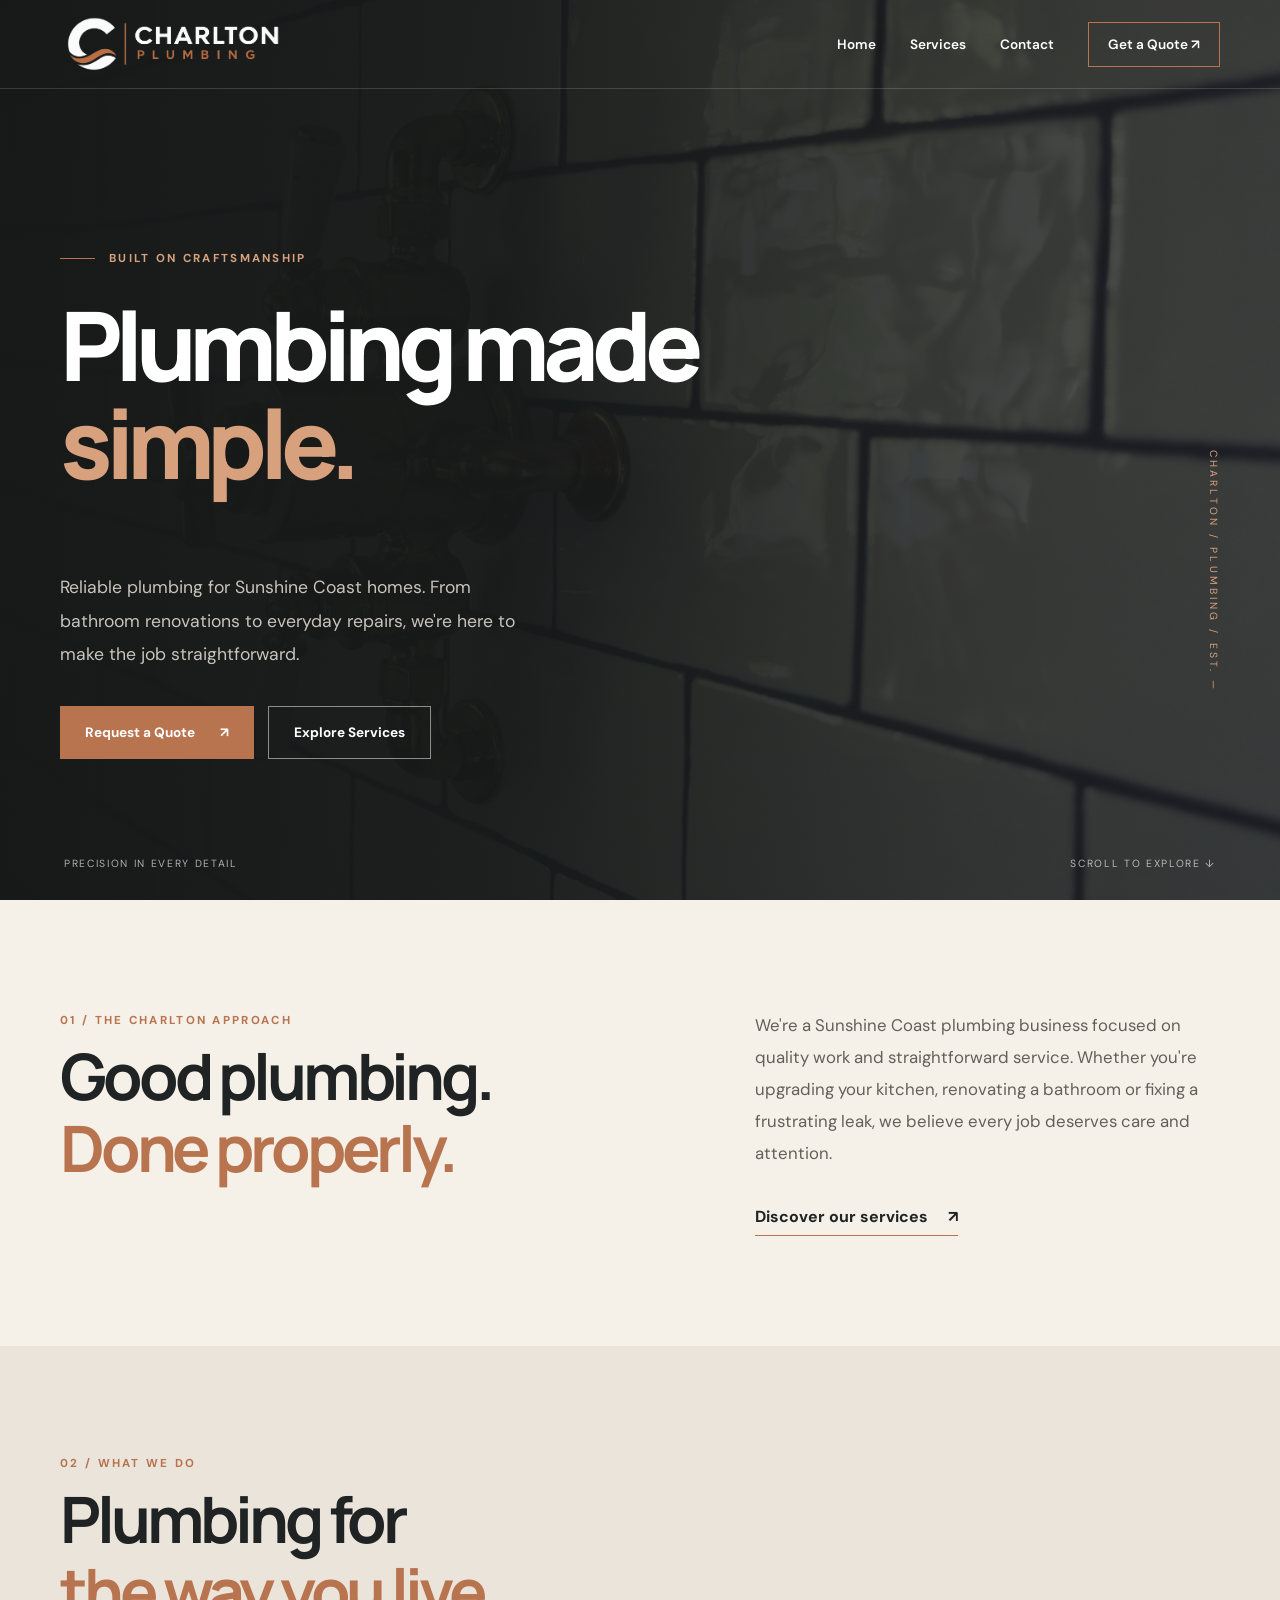
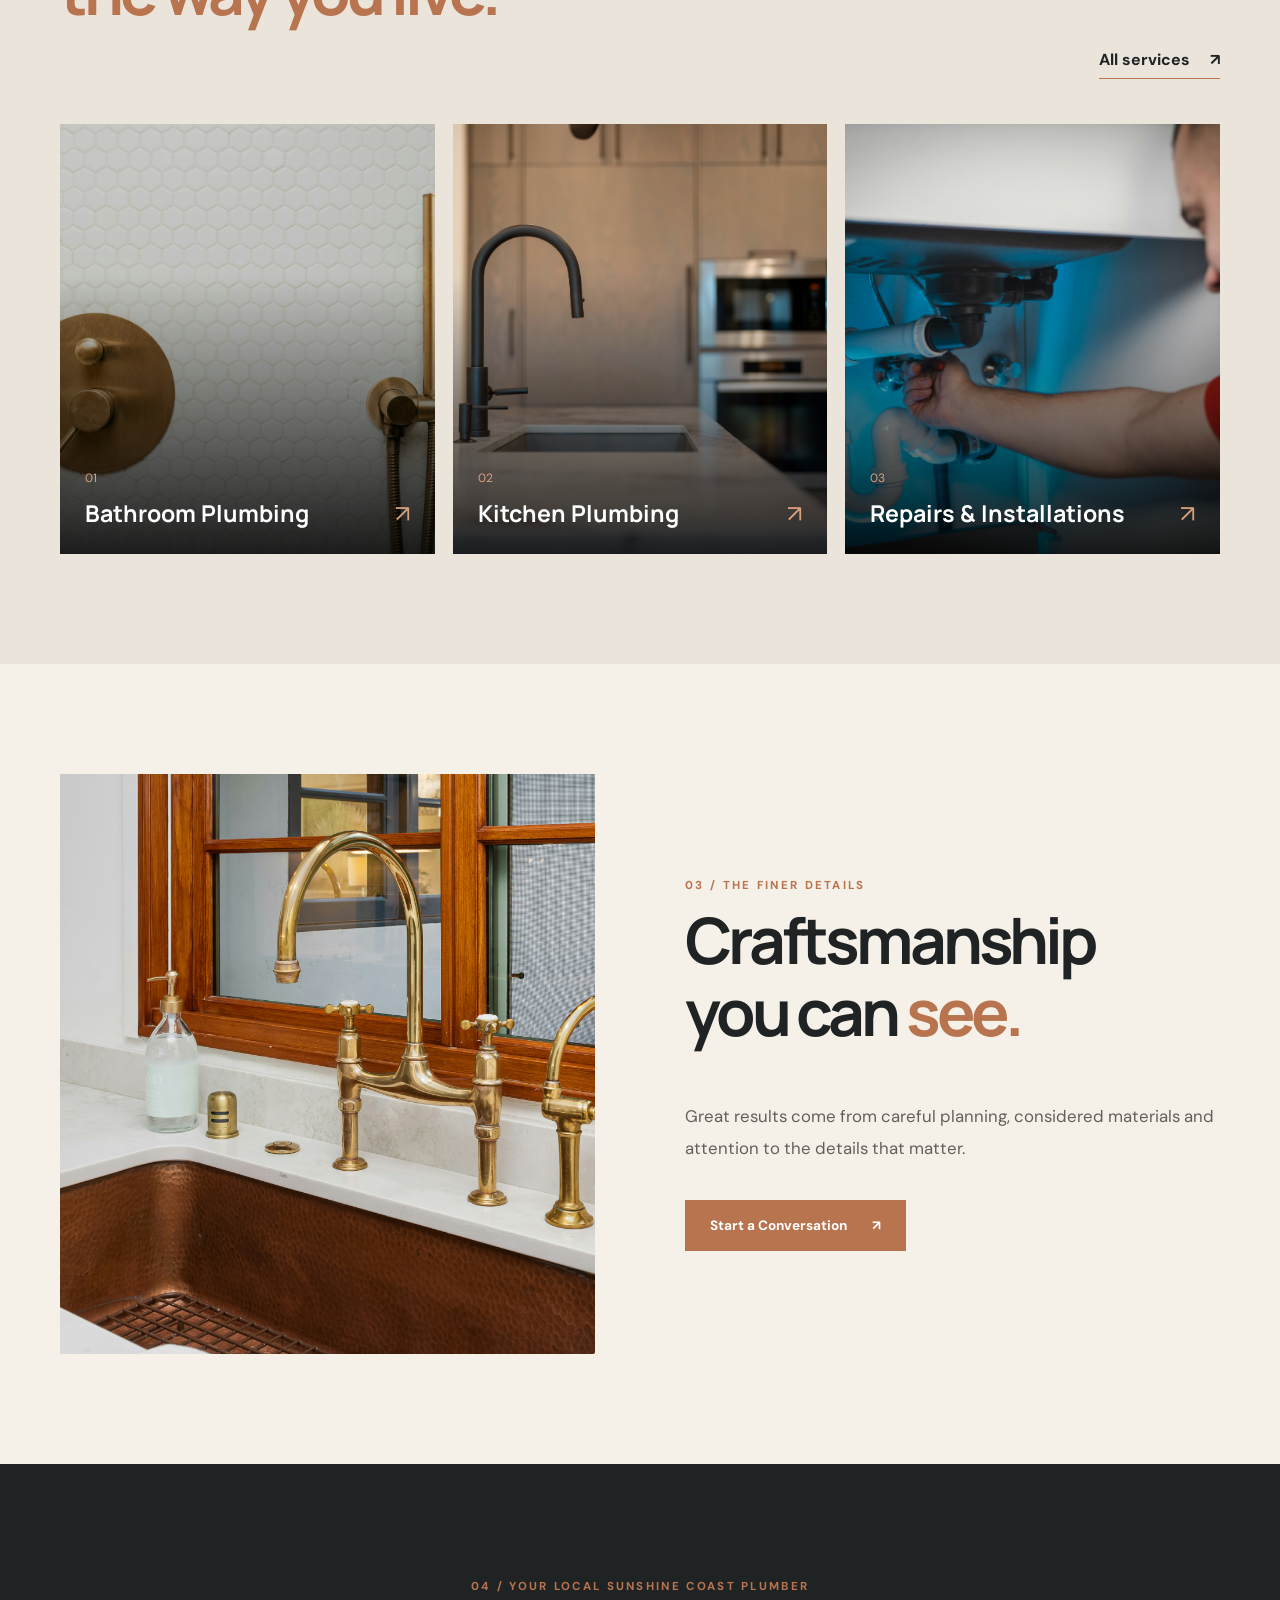
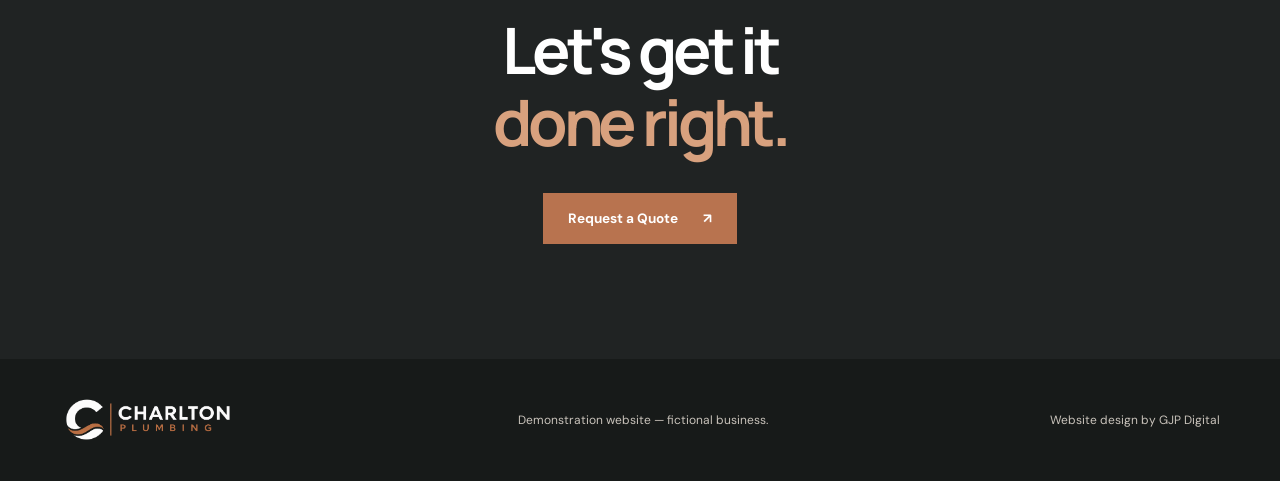
<file: index.html>
<!DOCTYPE html>
<html lang="en-AU">
<head>
  <meta charset="UTF-8">
  <meta name="viewport" content="width=device-width, initial-scale=1.0">

  <title>Charlton Plumbing | Plumbing Services</title>
  <meta name="description" content="Explore Charlton Plumbing, a demonstration website showcasing professional plumbing services and custom website design.">

  <link rel="preconnect" href="https://fonts.googleapis.com">
  <link rel="preconnect" href="https://fonts.gstatic.com" crossorigin>
  <link href="https://fonts.googleapis.com/css2?family=DM+Sans:wght@400;500;600;700&family=Manrope:wght@400;500;600;700;800&display=swap" rel="stylesheet">

<link rel="icon" type="image/png" href="images/charlton-plumbing-icon.png">

  <link rel="stylesheet" href="css/style.css">
  <script src="js/script.js" defer></script>
</head>

<body>
  <header class="site-header">
    <div class="container header-inner">
      
<a href="index.html" class="brand" aria-label="Charlton Plumbing homepage">
  <img
    src="images/charlton-plumbing-logo-light.png"
    alt="Charlton Plumbing"
    class="brand-logo"
  >
</a>


      <button class="menu-toggle" type="button"
        aria-label="Toggle navigation"
        aria-controls="main-navigation"
        aria-expanded="false">
        <span></span><span></span><span></span>
      </button>

      <nav id="main-navigation" class="main-nav" aria-label="Main navigation">
        <a href="index.html" aria-current="page">Home</a>
        <a href="services.html">Services</a>
        <a href="contact.html">Contact</a>
        <a href="contact.html" class="nav-cta">
          Get a Quote <span aria-hidden="true">↗</span>
        </a>
      </nav>
    </div>
  </header>

  <main>

    <!-- HERO SECTION -->
    <section class="hero">
      <div class="hero-photo" aria-hidden="true"></div>
      <div class="hero-overlay" aria-hidden="true"></div>

      <div class="container hero-inner">
        <div class="hero-content">
          <p class="eyebrow">
            <span class="eyebrow-line"></span>
            BUILT ON CRAFTSMANSHIP
          </p>

          
<h1>
  <span id="hero-heading">Plumbing with</span>
  <em id="hero-highlight">precision.</em>
</h1>


          

<p class="hero-description" id="hero-description">
  Reliable plumbing for Sunshine Coast homes.
  From bathroom renovations to everyday repairs,
  we're here to make the job straightforward.
</p>



          <div class="hero-actions">
            <a href="contact.html" class="button button-copper">
              Request a Quote <span aria-hidden="true">↗</span>
            </a>
            <a href="services.html" class="button button-outline">
              Explore Services
            </a>
          </div>
        </div>

        <div class="hero-side-label" aria-hidden="true">
          CHARLTON / PLUMBING / EST. —
        </div>
      </div>

      <div class="hero-bottom">
        <span>PRECISION IN EVERY DETAIL</span>
        <span>SCROLL TO EXPLORE ↓</span>
      </div>
    </section>

    <!-- INTRODUCTION SECTION -->
    <section class="intro section-padding">
      <div class="container intro-grid">
        <div>
          <p class="section-label">
            01 / THE CHARLTON APPROACH
          </p>

          <h2>
            Good plumbing.<br>
            <em>Done properly.</em>
          </h2>
        </div>

        <div class="intro-copy">
          
<p>
  We're a Sunshine Coast plumbing business focused
  on quality work and straightforward service.
  Whether you're upgrading your kitchen, renovating
  a bathroom or fixing a frustrating leak, we believe
  every job deserves care and attention.
</p>


          <a href="services.html" class="text-link">
            Discover our services <span aria-hidden="true">↗</span>
          </a>
        </div>
      </div>
    </section>

    <!-- SERVICES PREVIEW SECTION -->
    <section class="services-preview section-padding">
      <div class="container">
        <div class="section-heading">
          <div>
            <p class="section-label">
              02 / WHAT WE DO
            </p>

            
<h2>
  Plumbing for<br>
  <em>the way you live.</em>
</h2>

          </div>

          <a href="services.html" class="text-link">
            All services <span aria-hidden="true">↗</span>
          </a>
        </div>

        <div class="service-grid">

          <a class="service-card" href="services.html">
            <img
              src="images/brass-shower.jpg"
              alt="Brass shower fittings on tiled wall"
              loading="lazy"
            >

            <div class="service-card-content">
              <span>01</span>
              <h3>Bathroom Plumbing</h3>
              <span class="card-arrow" aria-hidden="true">↗</span>
            </div>
          </a>

          <a class="service-card" href="services.html">
            <img
              src="images/modern-kitchen.jpg"
              alt="Modern kitchen sink and tap"
              loading="lazy"
            >

            <div class="service-card-content">
              <span>02</span>
              <h3>Kitchen Plumbing</h3>
              <span class="card-arrow" aria-hidden="true">↗</span>
            </div>
          </a>

          <a class="service-card" href="services.html">
            <img
              src="images/bathroom-installation.jpg"
              alt="Plumbing installation work in a bathroom"
              loading="lazy"
            >

            <div class="service-card-content">
              <span>03</span>
              <h3>Repairs &amp; Installations</h3>
              <span class="card-arrow" aria-hidden="true">↗</span>
            </div>
          </a>

        </div>
      </div>
    </section>

    <!-- CRAFTSMANSHIP SECTION -->
    <section class="feature section-padding">
      <div class="container feature-grid">

        <div class="feature-image">
          <img
            src="images/copper-kitchen-sink.jpg"
            alt="Copper kitchen sink with brass tap"
            loading="lazy"
          >
        </div>

        <div class="feature-copy">
          <p class="section-label">
            03 / THE FINER DETAILS
          </p>

          <h2>
            Craftsmanship<br>
            you can <em>see.</em>
          </h2>

          <p>
            Great results come from careful planning, considered
            materials and attention to the details that matter.
          </p>

          <a href="contact.html" class="button button-copper">
            Start a Conversation <span aria-hidden="true">↗</span>
          </a>
        </div>

      </div>
    </section>

    <!-- CONTACT CALL TO ACTION -->
    <section class="contact-banner">
      <div class="container">
        
<p class="section-label">
  04 / YOUR LOCAL SUNSHINE COAST PLUMBER
</p>


        <h2>
          Let's get it<br>
          <em>done right.</em>
        </h2>

        <a href="contact.html" class="button button-copper">
          Request a Quote <span aria-hidden="true">↗</span>
        </a>
      </div>
    </section>

  </main>

  <!-- FOOTER -->
  <footer class="site-footer">
    <div class="container footer-inner">
      
<img
  src="images/charlton-plumbing-logo-light.png"
  alt="Charlton Plumbing"
  class="footer-logo"
>


      <span>Demonstration website — fictional business.</span>

      <span>Website design by GJP Digital</span>
    </div>
  </footer>

</body>
</html>
</file>
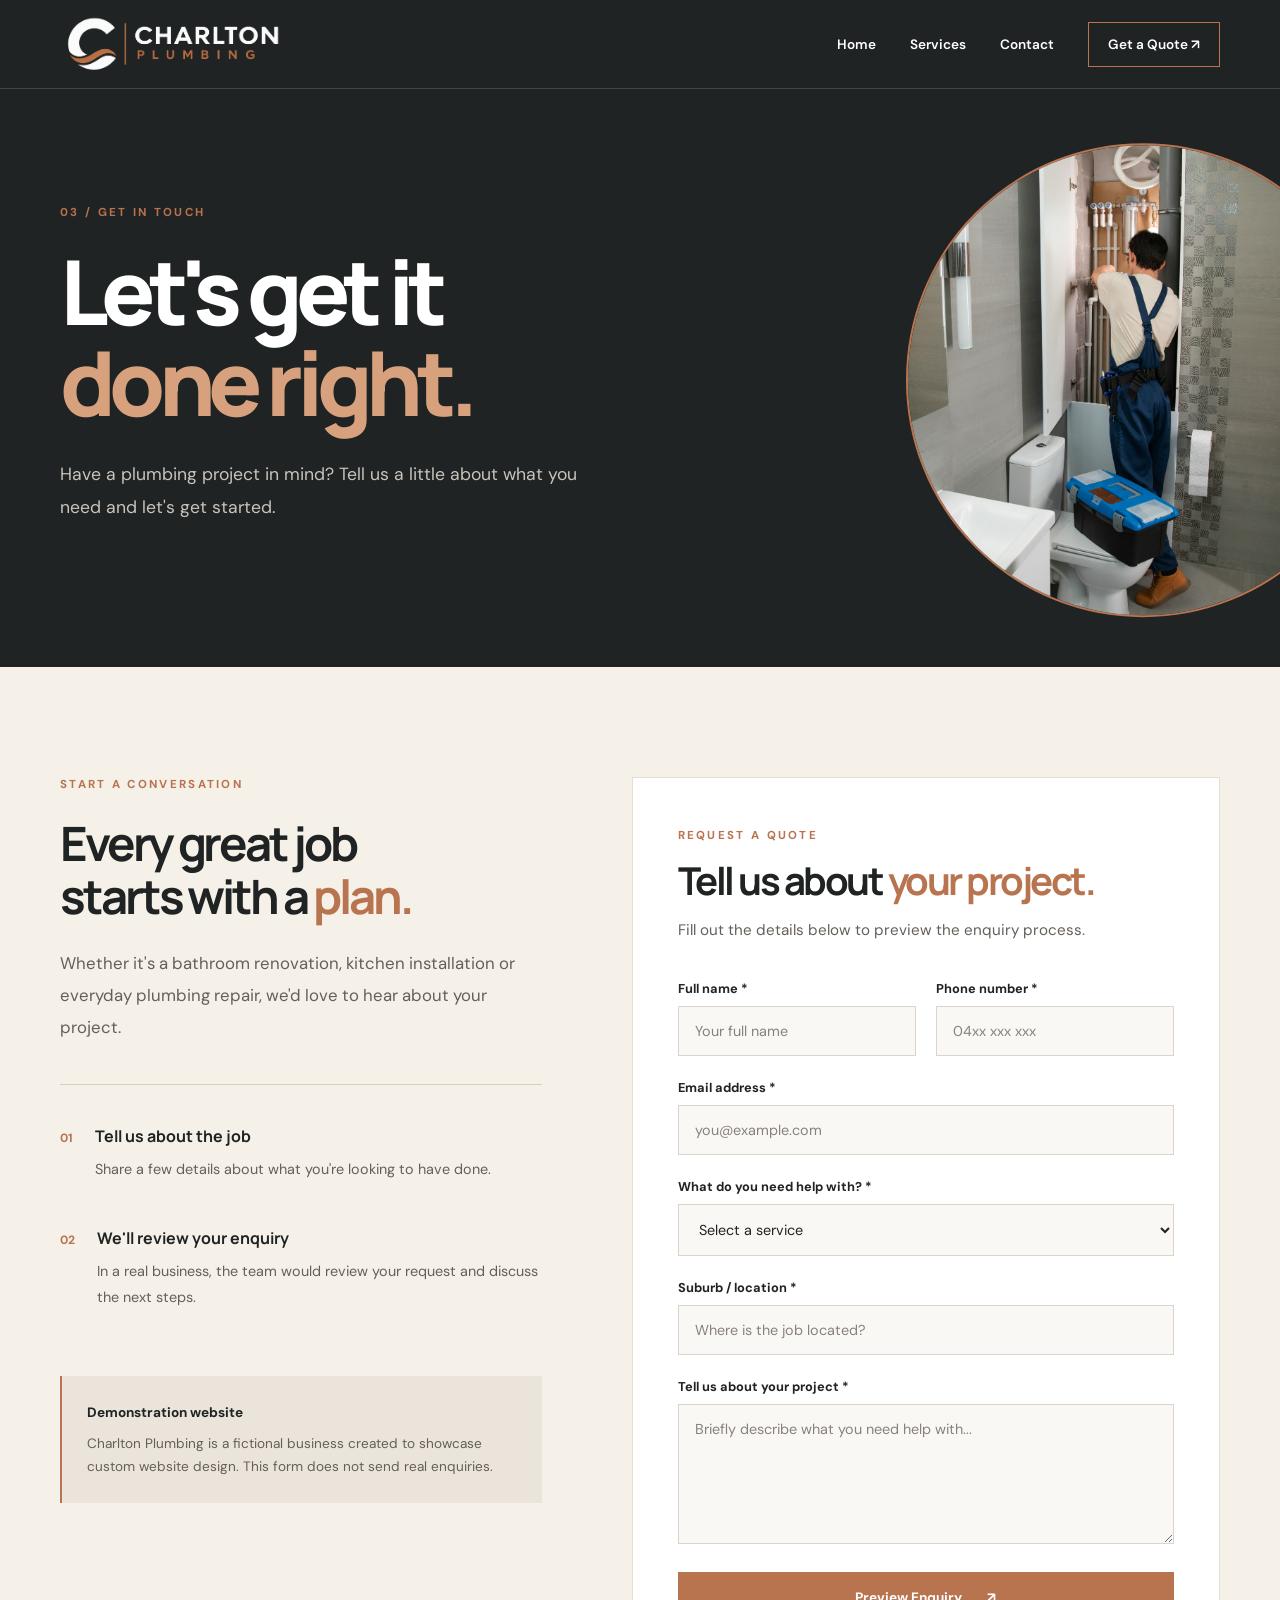
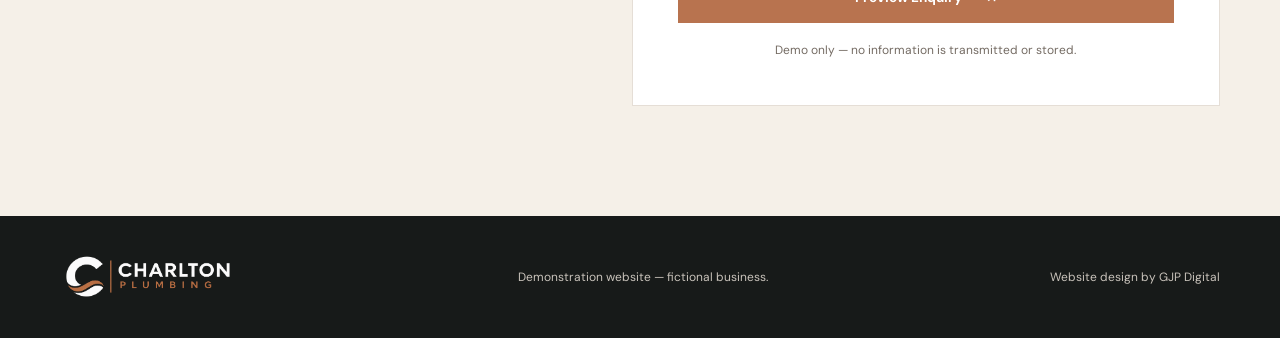
<file: contact.html>
<!DOCTYPE html>
<html lang="en-AU">
<head>
  <meta charset="UTF-8">
  <meta name="viewport" content="width=device-width, initial-scale=1.0">

  <title>Contact | Charlton Plumbing</title>
  <meta name="description" content="Explore the contact and quote request page for Charlton Plumbing, a fictional plumbing business demonstration website.">

  <link rel="preconnect" href="https://fonts.googleapis.com">
  <link rel="preconnect" href="https://fonts.gstatic.com" crossorigin>
  <link href="https://fonts.googleapis.com/css2?family=DM+Sans:wght@400;500;600;700&family=Manrope:wght@400;500;600;700;800&display=swap" rel="stylesheet">

<link rel="icon" type="image/png" href="images/charlton-plumbing-icon.png">

  <link rel="stylesheet" href="css/style.css">
  <script src="js/script.js" defer></script>
</head>

<body>

  <!-- HEADER -->
  <header class="site-header">
    <div class="container header-inner">
      
<a href="index.html" class="brand" aria-label="Charlton Plumbing homepage">
  <img
    src="images/charlton-plumbing-logo-light.png"
    alt="Charlton Plumbing"
    class="brand-logo"
  >
</a>


      <button class="menu-toggle" type="button"
        aria-label="Toggle navigation"
        aria-controls="main-navigation"
        aria-expanded="false">
        <span></span><span></span><span></span>
      </button>

      <nav id="main-navigation" class="main-nav" aria-label="Main navigation">
        <a href="index.html">Home</a>
        <a href="services.html">Services</a>
        <a href="contact.html" aria-current="page">Contact</a>
        <a href="#quote-form" class="nav-cta">
          Get a Quote <span aria-hidden="true">↗</span>
        </a>
      </nav>
    </div>
  </header>

  <main>

    <!-- CONTACT HERO -->
    <section class="contact-page-hero">

<div class="page-hero-circle" aria-hidden="true">
  <img
    src="images/contact-hero.jpg"
    alt=""
  >
</div>

      <div class="container">
        <p class="section-label">03 / GET IN TOUCH</p>

        <h1>
          Let's get it<br>
          <em>done right.</em>
        </h1>

        <p class="contact-hero-description">
          Have a plumbing project in mind? Tell us a little
          about what you need and let's get started.
        </p>
      </div>

    
    </section>

    <!-- CONTACT CONTENT -->
    <section class="contact-page-content section-padding">
      <div class="container contact-page-grid">

        <!-- LEFT COLUMN -->
        <div class="contact-page-info">
          <p class="section-label">START A CONVERSATION</p>

          <h2>
            Every great job<br>
            starts with a <em>plan.</em>
          </h2>

          <p class="contact-info-description">
            Whether it's a bathroom renovation, kitchen
            installation or everyday plumbing repair,
            we'd love to hear about your project.
          </p>

          <div class="contact-info-divider"></div>

          <div class="contact-info-item">
            <span class="contact-info-number">01</span>
            <div>
              <h3>Tell us about the job</h3>
              <p>
                Share a few details about what you're
                looking to have done.
              </p>
            </div>
          </div>

          <div class="contact-info-item">
            <span class="contact-info-number">02</span>
            <div>
              <h3>We'll review your enquiry</h3>
              <p>
                In a real business, the team would review
                your request and discuss the next steps.
              </p>
            </div>
          </div>

          <div class="contact-demo-note">
            <strong>Demonstration website</strong>
            <p>
              Charlton Plumbing is a fictional business
              created to showcase custom website design.
              This form does not send real enquiries.
            </p>
          </div>
        </div>

        <!-- RIGHT COLUMN: FORM -->
        <div class="contact-form-panel" id="quote-form">

          <div class="contact-form-heading">
            <span class="section-label">REQUEST A QUOTE</span>
            <h2>Tell us about <em>your project.</em></h2>
            <p>
              Fill out the details below to preview
              the enquiry process.
            </p>
          </div>

          <form id="charlton-contact-form">

            <div class="form-row">
              <div class="form-field">
                <label for="contact-name">Full name *</label>
                <input
                  type="text"
                  id="contact-name"
                  name="name"
                  placeholder="Your full name"
                  autocomplete="name"
                  required
                >
              </div>

              <div class="form-field">
                <label for="contact-phone">Phone number *</label>
                <input
                  type="tel"
                  id="contact-phone"
                  name="phone"
                  placeholder="04xx xxx xxx"
                  autocomplete="tel"
                  required
                >
              </div>
            </div>

            <div class="form-field">
              <label for="contact-email">Email address *</label>
              <input
                type="email"
                id="contact-email"
                name="email"
                placeholder="you@example.com"
                autocomplete="email"
                required
              >
            </div>

            <div class="form-field">
              <label for="contact-service">
                What do you need help with? *
              </label>
              <select
                id="contact-service"
                name="service"
                required
              >
                <option value="" disabled selected>
                  Select a service
                </option>
                <option value="bathroom">
                  Bathroom Plumbing
                </option>
                <option value="kitchen">
                  Kitchen Plumbing
                </option>
                <option value="repairs">
                  Repairs &amp; Installations
                </option>
                <option value="other">
                  Something Else
                </option>
              </select>
            </div>

            
<div class="form-field">
  <label for="contact-suburb">
    Suburb / location *
  </label>
  <input
    type="text"
    id="contact-suburb"
    name="suburb"
    placeholder="Where is the job located?"
    autocomplete="address-level2"
    required
  >
</div>


            <div class="form-field">
              <label for="contact-message">
                Tell us about your project *
              </label>
              <textarea
                id="contact-message"
                name="message"
                rows="5"
                placeholder="Briefly describe what you need help with..."
                required
              ></textarea>
            </div>

            <button type="submit" class="button button-copper contact-submit">
              Preview Enquiry
              <span aria-hidden="true">↗</span>
            </button>

            <p class="form-disclaimer">
              Demo only — no information is transmitted or stored.
            </p>

            <div
              id="contact-form-success"
              class="form-success"
              role="status"
              aria-live="polite"
              hidden
            >
              This is a demonstration form. Your enquiry
              has not been sent to a real business.
            </div>

          </form>
        </div>

      </div>
    </section>

  </main>

  <!-- FOOTER -->
  <footer class="site-footer">
    <div class="container footer-inner">
      
<img
  src="images/charlton-plumbing-logo-light.png"
  alt="Charlton Plumbing"
  class="footer-logo"
>


      <span>Demonstration website — fictional business.</span>

      <span>Website design by GJP Digital</span>
    </div>
  </footer>

</body>
</html>
</file>
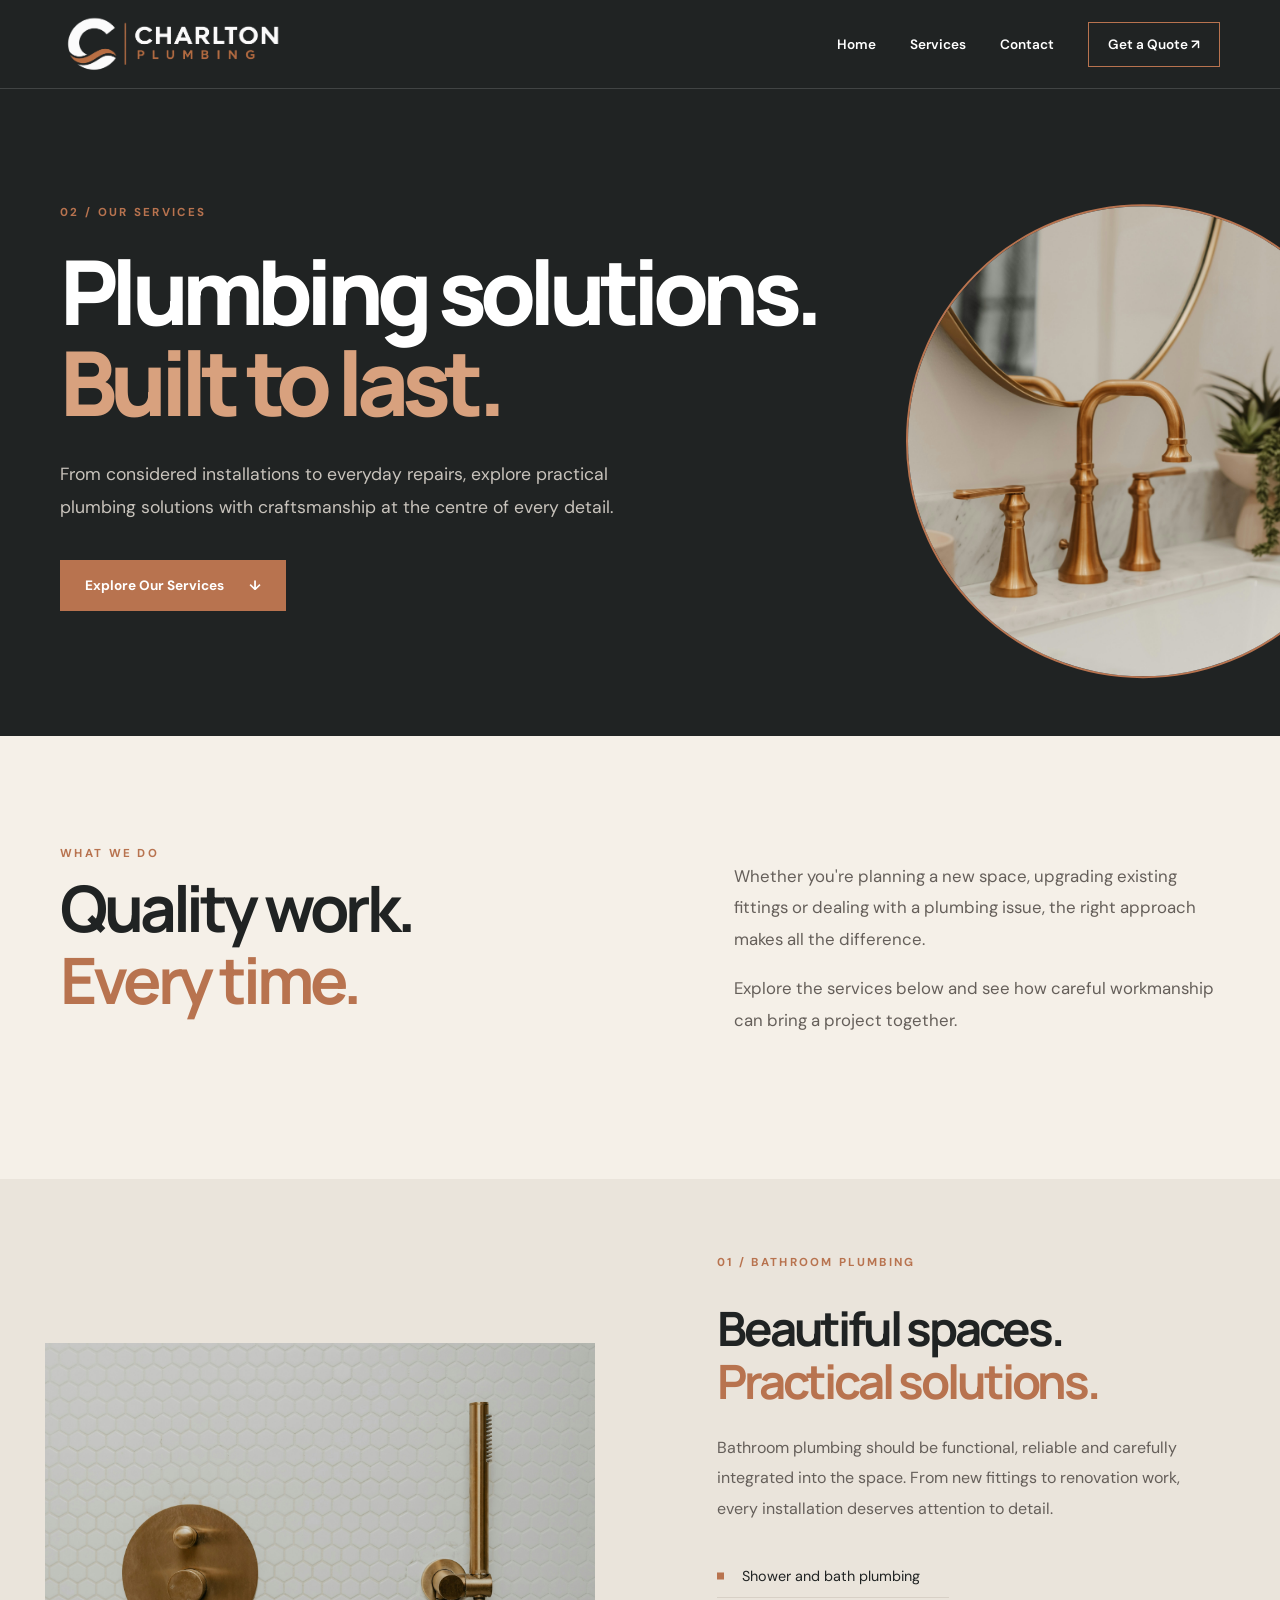
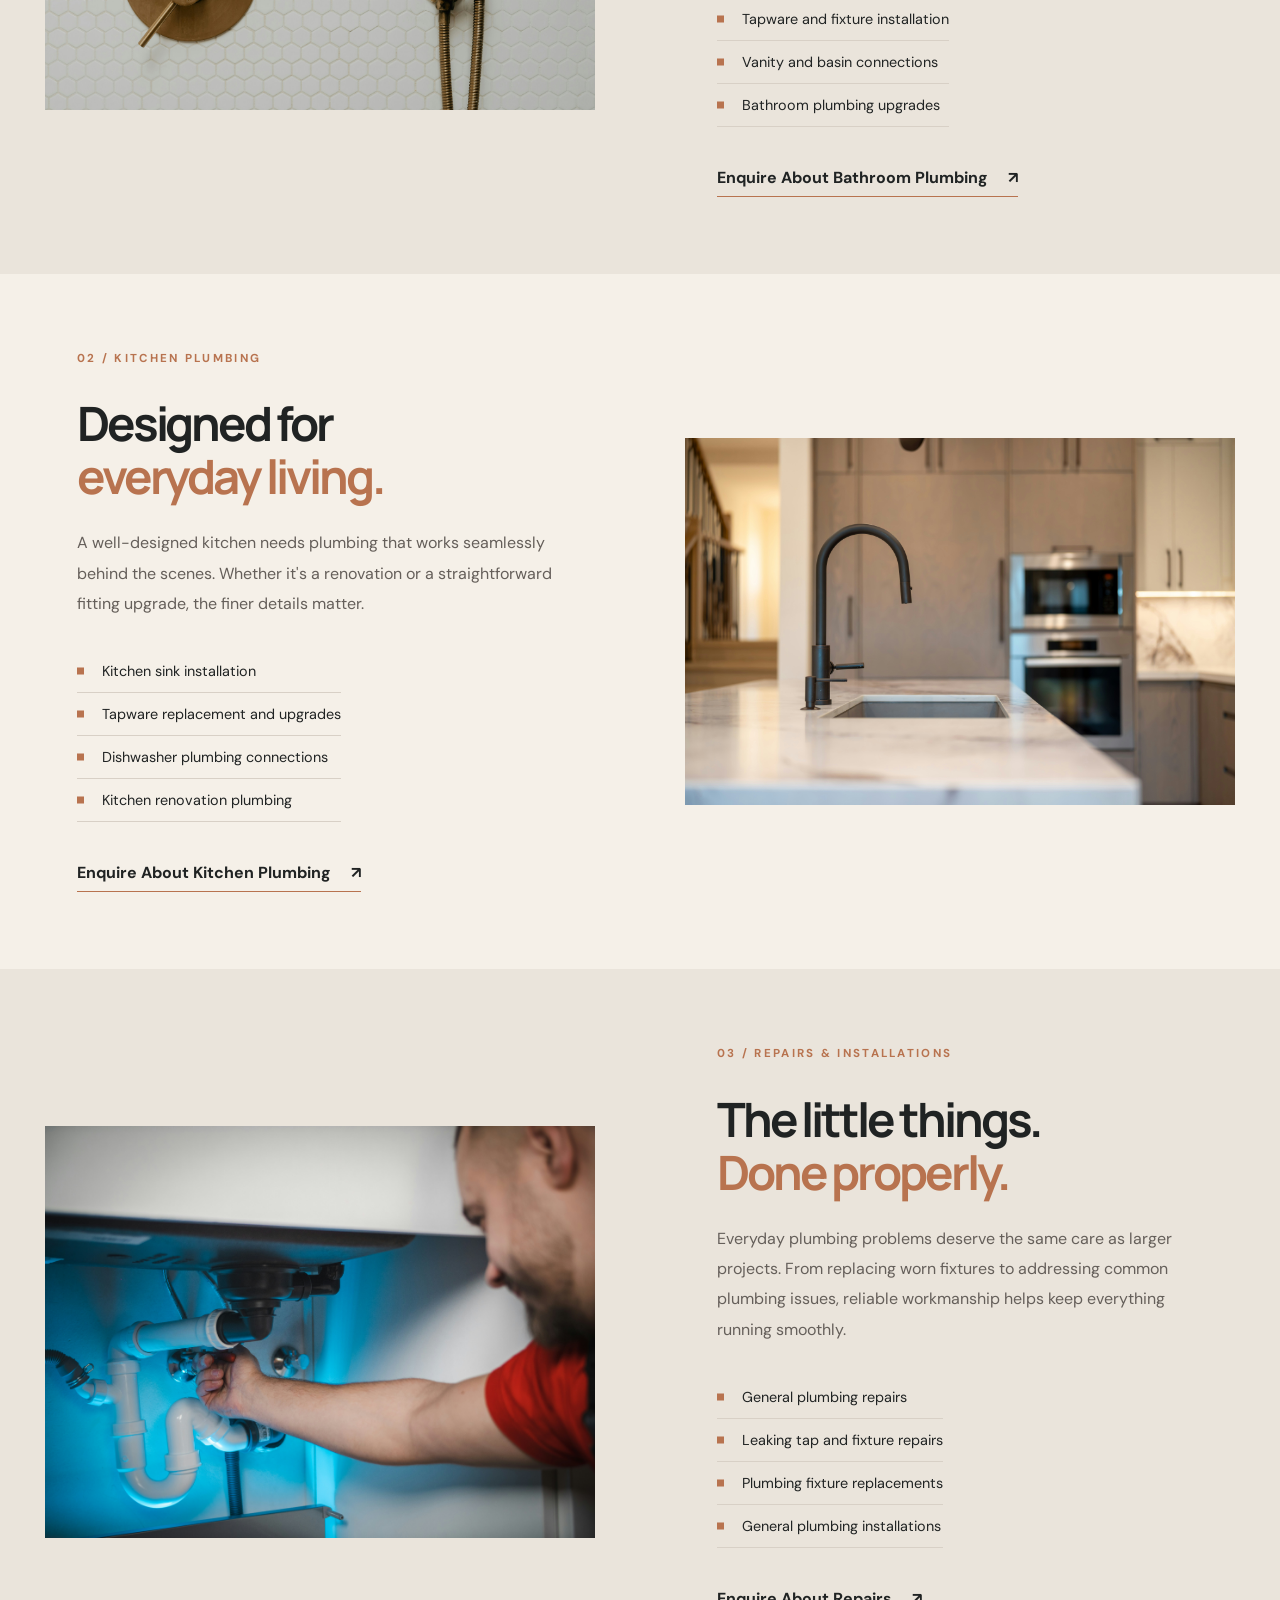
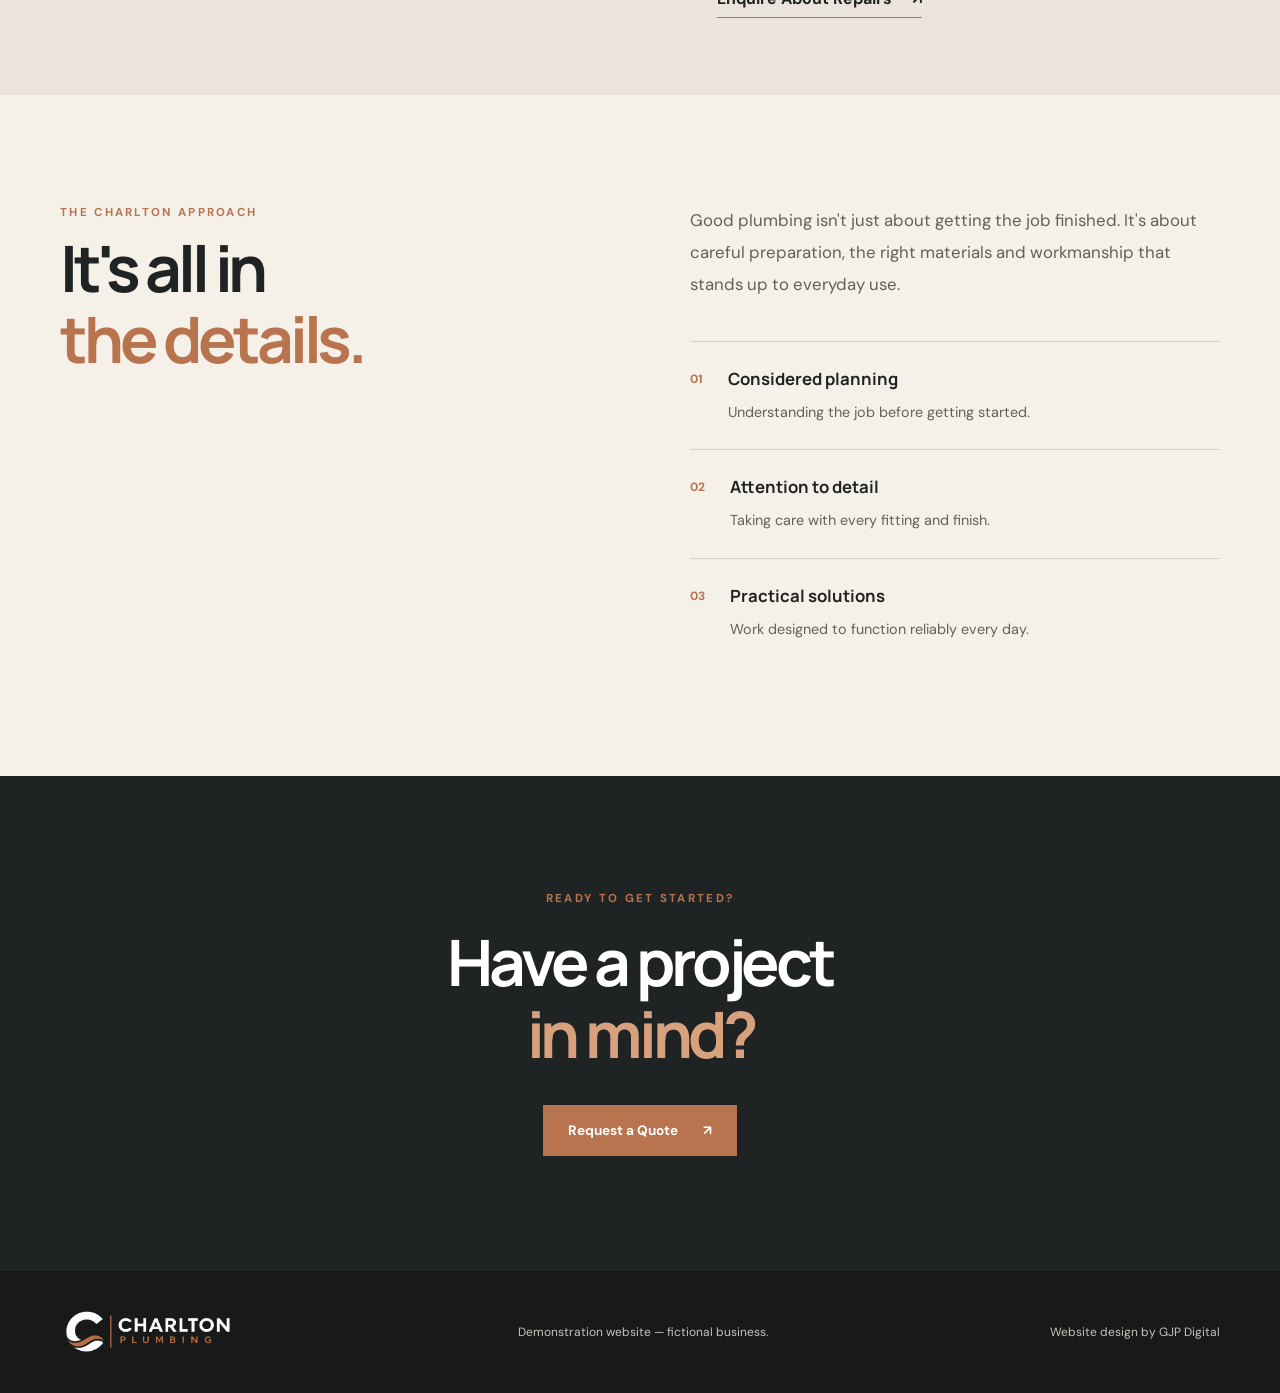
<file: services.html>
<!DOCTYPE html>
<html lang="en-AU">
<head>
  <meta charset="UTF-8">
  <meta name="viewport" content="width=device-width, initial-scale=1.0">

  <title>Plumbing Services | Charlton Plumbing</title>
  <meta name="description" content="Explore bathroom plumbing, kitchen plumbing, repairs and installations in this Charlton Plumbing demonstration website.">

  <link rel="preconnect" href="https://fonts.googleapis.com">
  <link rel="preconnect" href="https://fonts.gstatic.com" crossorigin>
  <link href="https://fonts.googleapis.com/css2?family=DM+Sans:wght@400;500;600;700&family=Manrope:wght@400;500;600;700;800&display=swap" rel="stylesheet">

<link rel="icon" type="image/png" href="images/charlton-plumbing-icon.png">

  <link rel="stylesheet" href="css/style.css">
  <script src="js/script.js" defer></script>
</head>

<body>

  <!-- HEADER -->
  <header class="site-header">
    <div class="container header-inner">
      
<a href="index.html" class="brand" aria-label="Charlton Plumbing homepage">
  <img
    src="images/charlton-plumbing-logo-light.png"
    alt="Charlton Plumbing"
    class="brand-logo"
  >
</a>


      <button class="menu-toggle" type="button"
        aria-label="Toggle navigation"
        aria-controls="main-navigation"
        aria-expanded="false">
        <span></span><span></span><span></span>
      </button>

      <nav id="main-navigation" class="main-nav" aria-label="Main navigation">
        <a href="index.html">Home</a>
        <a href="services.html" aria-current="page">Services</a>
        <a href="contact.html">Contact</a>
        <a href="contact.html#quote-form" class="nav-cta">
          Get a Quote <span aria-hidden="true">↗</span>
        </a>
      </nav>
    </div>
  </header>

  <main>

    <!-- SERVICES HERO -->
    <section class="services-page-hero">

<div class="page-hero-circle" aria-hidden="true">
  <img
    src="images/services-hero.jpg"
    alt=""
  >
</div>

      <div class="container">
        <p class="section-label">02 / OUR SERVICES</p>

        <h1>
          Plumbing solutions.<br>
          <em>Built to last.</em>
        </h1>

        <p class="services-hero-description">
          From considered installations to everyday repairs,
          explore practical plumbing solutions with craftsmanship
          at the centre of every detail.
        </p>

        <a href="#our-services" class="button button-copper">
          Explore Our Services <span aria-hidden="true">↓</span>
        </a>
      </div>

    
    </section>

    <!-- SERVICES INTRO -->
    <section class="services-page-intro section-padding">
      <div class="container services-intro-grid">
        <div>
          <p class="section-label">WHAT WE DO</p>
          <h2>
            Quality work.<br>
            <em>Every time.</em>
          </h2>
        </div>

        <div>
          <p>
            Whether you're planning a new space, upgrading
            existing fittings or dealing with a plumbing issue,
            the right approach makes all the difference.
          </p>
          <p>
            Explore the services below and see how careful
            workmanship can bring a project together.
          </p>
        </div>
      </div>
    </section>

    <!-- DETAILED SERVICES -->
    <section class="services-page-list" id="our-services">

      <!-- BATHROOM -->
      <article class="service-detail">
        <div class="service-detail-image">
          <img
            src="images/brass-shower.jpg"
            alt="Brass shower fittings on a tiled bathroom wall"
            loading="lazy"
          >
        </div>

        <div class="service-detail-content">
          <p class="section-label">01 / BATHROOM PLUMBING</p>

          <h2>
            Beautiful spaces.<br>
            <em>Practical solutions.</em>
          </h2>

          <p>
            Bathroom plumbing should be functional, reliable
            and carefully integrated into the space.
            From new fittings to renovation work, every
            installation deserves attention to detail.
          </p>

          <ul class="service-detail-list">
            <li>Shower and bath plumbing</li>
            <li>Tapware and fixture installation</li>
            <li>Vanity and basin connections</li>
            <li>Bathroom plumbing upgrades</li>
          </ul>

          <a href="contact.html#quote-form" class="text-link">
            Enquire About Bathroom Plumbing
            <span aria-hidden="true">↗</span>
          </a>
        </div>
      </article>

      <!-- KITCHEN -->
      <article class="service-detail service-detail-reverse">
        <div class="service-detail-image">
          <img
            src="images/modern-kitchen.jpg"
            alt="Modern kitchen with sink and tapware"
            loading="lazy"
          >
        </div>

        <div class="service-detail-content">
          <p class="section-label">02 / KITCHEN PLUMBING</p>

          <h2>
            Designed for<br>
            <em>everyday living.</em>
          </h2>

          <p>
            A well-designed kitchen needs plumbing that works
            seamlessly behind the scenes. Whether it's a
            renovation or a straightforward fitting upgrade,
            the finer details matter.
          </p>

          <ul class="service-detail-list">
            <li>Kitchen sink installation</li>
            <li>Tapware replacement and upgrades</li>
            <li>Dishwasher plumbing connections</li>
            <li>Kitchen renovation plumbing</li>
          </ul>

          <a href="contact.html#quote-form" class="text-link">
            Enquire About Kitchen Plumbing
            <span aria-hidden="true">↗</span>
          </a>
        </div>
      </article>

      <!-- REPAIRS -->
      <article class="service-detail">
        <div class="service-detail-image">
          <img
            src="images/bathroom-installation.jpg"
            alt="Plumbing installation work in a bathroom"
            loading="lazy"
          >
        </div>

        <div class="service-detail-content">
          <p class="section-label">03 / REPAIRS &amp; INSTALLATIONS</p>

          <h2>
            The little things.<br>
            <em>Done properly.</em>
          </h2>

          <p>
            Everyday plumbing problems deserve the same care
            as larger projects. From replacing worn fixtures
            to addressing common plumbing issues, reliable
            workmanship helps keep everything running smoothly.
          </p>

          <ul class="service-detail-list">
            <li>General plumbing repairs</li>
            <li>Leaking tap and fixture repairs</li>
            <li>Plumbing fixture replacements</li>
            <li>General plumbing installations</li>
          </ul>

          <a href="contact.html#quote-form" class="text-link">
            Enquire About Repairs
            <span aria-hidden="true">↗</span>
          </a>
        </div>
      </article>

    </section>

    <!-- APPROACH SECTION -->
    <section class="services-approach section-padding">
      <div class="container services-approach-grid">

        <div>
          <p class="section-label">THE CHARLTON APPROACH</p>
          <h2>
            It's all in<br>
            <em>the details.</em>
          </h2>
        </div>

        <div class="services-approach-copy">
          <p>
            Good plumbing isn't just about getting the job
            finished. It's about careful preparation, the
            right materials and workmanship that stands up
            to everyday use.
          </p>

          <div class="approach-point">
            <span>01</span>
            <div>
              <h3>Considered planning</h3>
              <p>Understanding the job before getting started.</p>
            </div>
          </div>

          <div class="approach-point">
            <span>02</span>
            <div>
              <h3>Attention to detail</h3>
              <p>Taking care with every fitting and finish.</p>
            </div>
          </div>

          <div class="approach-point">
            <span>03</span>
            <div>
              <h3>Practical solutions</h3>
              <p>Work designed to function reliably every day.</p>
            </div>
          </div>
        </div>

      </div>
    </section>

    <!-- FINAL CALL TO ACTION -->
    <section class="contact-banner">
      <div class="container">
        <p class="section-label">READY TO GET STARTED?</p>

        <h2>
          Have a project<br>
          <em>in mind?</em>
        </h2>

        <a href="contact.html#quote-form" class="button button-copper">
          Request a Quote <span aria-hidden="true">↗</span>
        </a>
      </div>
    </section>

  </main>

  <!-- FOOTER -->
  <footer class="site-footer">
    <div class="container footer-inner">
      
<img
  src="images/charlton-plumbing-logo-light.png"
  alt="Charlton Plumbing"
  class="footer-logo"
>


      <span>Demonstration website — fictional business.</span>

      <span>Website design by GJP Digital</span>
    </div>
  </footer>

</body>
</html>
</file>
<file: css/style.css>
:root {
  --charcoal: #202323;
  --charcoal-light: #2c302e;
  --copper: #b8734f;
  --copper-light: #d8a17e;
  --cream: #f5f0e8;
  --text-muted: #c8c3bc;
  --font-heading: "Manrope", sans-serif;
  --font-body: "DM Sans", sans-serif;
}

* {
  box-sizing: border-box;
}

html {
  scroll-behavior: smooth;
}

body {
  margin: 0;
  background: var(--cream);
  color: var(--charcoal);
  font-family: var(--font-body);
}

img {
  display: block;
  max-width: 100%;
}

a {
  color: inherit;
  text-decoration: none;
}

button {
  font: inherit;
}

.container {
  width: min(1160px, calc(100% - 48px));
  margin-inline: auto;
}

.section-padding {
  padding: 110px 0;
}

h1, h2, h3, p {
  margin-top: 0;
}

h1, h2, h3 {
  font-family: var(--font-heading);
}

h1 {
  font-size: clamp(3.6rem, 7.5vw, 7.8rem);
  line-height: 1.02;
  letter-spacing: -0.075em;
  font-weight: 800;
}

h2 {
  font-size: clamp(2.6rem, 5vw, 5.2rem);
  line-height: 1.12;
  letter-spacing: -0.065em;
}

h1 em, h2 em {
  color: var(--copper-light);
  font-style: normal;
}

.section-label, .eyebrow {
  font-size: 0.72rem;
  font-weight: 700;
  letter-spacing: 0.2em;
  text-transform: uppercase;
  color: var(--copper);
}

.button {
  display: inline-flex;
  align-items: center;
  justify-content: center;
  gap: 25px;
  padding: 17px 25px;
  font-weight: 700;
  font-size: 0.85rem;
  transition: background 0.25s, transform 0.25s;
}

.button:hover {
  transform: translateY(-3px);
}

.button-copper {
  background: var(--copper);
  color: white;
}

.button-copper:hover {
  background: #995b3e;
}

.button-outline {
  border: 1px solid rgba(255,255,255,0.5);
  color: white;
}

.button-outline:hover {
  background: rgba(255,255,255,0.12);
}

/* HEADER */

.site-header {
  position: absolute;
  z-index: 50;
  top: 0;
  left: 0;
  width: 100%;
  border-bottom: 1px solid rgba(255,255,255,0.15);
}

.header-inner {
  display: flex;
  justify-content: space-between;
  align-items: center;
  min-height: 88px;
}

.brand {
  display: flex;
  align-items: center;
  gap: 12px;
  color: white;
}

.brand-mark {
  font-size: 2.3rem;
  font-weight: 800;
  line-height: 1;
  letter-spacing: -0.1em;
}

.brand-dot {
  color: var(--copper);
}

.brand-name {
  font-size: 0.82rem;
  font-weight: 800;
  letter-spacing: 0.14em;
}

.brand-name span {
  display: block;
  font-size: 0.6rem;
  letter-spacing: 0.3em;
  color: var(--copper-light);
}

.main-nav {
  display: flex;
  align-items: center;
  gap: 34px;
  color: white;
}

.main-nav > a {
  font-size: 0.85rem;
  font-weight: 600;
}

.main-nav > a:hover {
  color: var(--copper-light);
}

.main-nav .nav-cta {
  padding: 13px 19px;
  border: 1px solid var(--copper);
}

.menu-toggle {
  display: none;
}

/* HERO */

.hero {
  position: relative;
  min-height: 760px;
  height: 100svh;
  max-height: 1050px;
  background: var(--charcoal);
  color: white;
  overflow: hidden;
  display: flex;
  align-items: center;
}

.hero-photo {
  position: absolute;
  inset: 0;
  background-image: url("../images/hero-copper-plumbing.jpg");
  background-size: cover;
  background-position: center;
  opacity: 0.4;
}

.hero-overlay {
  position: absolute;
  inset: 0;
  background: linear-gradient(
    90deg,
    rgba(22,25,24,0.98) 0%,
    rgba(22,25,24,0.9) 38%,
    rgba(22,25,24,0.3) 100%
  );
}

.hero-inner {
  position: relative;
  z-index: 2;
  padding-top: 110px;
}

.hero-content {
  max-width: 850px;
}

.eyebrow {
  display: flex;
  align-items: center;
  gap: 14px;
  margin-bottom: 30px;
  color: var(--copper-light);
}

.eyebrow-line {
  width: 35px;
  height: 1px;
  background: var(--copper);
}

.hero-description {
  max-width: 490px;
  font-size: 1.1rem;
  line-height: 1.9;
  color: var(--text-muted);
  margin-bottom: 35px;
}

.hero-actions {
  display: flex;
  flex-wrap: wrap;
  gap: 14px;
}

.hero-side-label {
  position: absolute;
  right: 0;
  top: 50%;
  writing-mode: vertical-rl;
  letter-spacing: 0.3em;
  font-size: 0.65rem;
  color: var(--copper-light);
}



.hero-bottom {
  position: absolute;
  bottom: 30px;
  left: 5%;
  right: 5%;
  z-index: 3;
  display: flex;
  justify-content: space-between;
  color: rgba(255,255,255,0.65);
  font-size: 0.65rem;
  letter-spacing: 0.16em;
}

/* INTRO */

.intro-grid {
  display: grid;
  grid-template-columns: 1.3fr 1fr;
  gap: 90px;
  align-items: end;
}

.intro h2 em,
.services-preview h2 em,
.feature h2 em {
  color: var(--copper);
}

.intro-copy p,
.feature-copy > p:not(.section-label) {
  color: #655f5a;
  line-height: 1.9;
  font-size: 1.05rem;
}

.text-link {
  display: inline-flex;
  gap: 20px;
  border-bottom: 1px solid var(--copper);
  padding-bottom: 8px;
  margin-top: 20px;
  font-weight: 700;
}

/* SERVICES */

.services-preview {
  background: #eae4db;
}

.section-heading {
  display: flex;
  justify-content: space-between;
  align-items: end;
  gap: 30px;
  margin-bottom: 45px;
}

.service-grid {
  display: grid;
  grid-template-columns: repeat(3, 1fr);
  gap: 18px;
}

.service-card {
  position: relative;
  height: 430px;
  overflow: hidden;
  background: var(--charcoal);
}

.service-card img {
  width: 100%;
  height: 100%;
  object-fit: cover;
  transition: transform 0.6s ease;
}

.service-card:hover img {
  transform: scale(1.06);
}

.service-card::after {
  content: "";
  position: absolute;
  inset: 0;
  background: linear-gradient(transparent 35%, rgba(0,0,0,0.85));
}

.service-card-content {
  position: absolute;
  bottom: 25px;
  left: 25px;
  right: 25px;
  z-index: 2;
  color: white;
}

.service-card-content > span:first-child {
  color: var(--copper-light);
  font-size: 0.75rem;
}

.service-card h3 {
  margin: 10px 0 0;
  font-size: 1.45rem;
}

.card-arrow {
  position: absolute;
  right: 0;
  bottom: 0;
  font-size: 1.5rem;
  color: var(--copper-light);
}

/* FEATURE */

.feature {
  background: var(--cream);
}

.feature-grid {
  display: grid;
  grid-template-columns: 1fr 1fr;
  gap: 90px;
  align-items: center;
}

.feature-image {
  height: 580px;
  overflow: hidden;
}

.feature-image img {
  width: 100%;
  height: 100%;
  object-fit: cover;
}

.feature-copy > p:not(.section-label) {
  margin-bottom: 35px;
}

/* CONTACT BANNER */

.contact-banner {
  padding: 115px 0;
  background: var(--charcoal);
  color: white;
  text-align: center;
}

.contact-banner h2 {
  margin: 20px 0 35px;
}

.contact-banner h2 em {
  color: var(--copper-light);
}

/* FOOTER */

.site-footer {
  background: #171a19;
  color: #c9c3bb;
  padding: 32px 0;
}

.footer-inner {
  display: flex;
  justify-content: space-between;
  gap: 25px;
  align-items: center;
  font-size: 0.75rem;
}

.footer-brand {
  font-weight: 800;
  color: white;
  letter-spacing: 0.1em;
}

.footer-brand span {
  color: var(--copper-light);
}

/* MOBILE */

@media (max-width: 800px) {
  .container {
    width: min(100% - 36px, 1160px);
  }

  .section-padding {
    padding: 75px 0;
  }

  .header-inner {
    min-height: 76px;
  }

  .menu-toggle {
    display: flex;
    flex-direction: column;
    justify-content: center;
    gap: 5px;
    background: none;
    border: 0;
    padding: 10px;
    cursor: pointer;
    z-index: 60;
  }

  .menu-toggle span {
    width: 25px;
    height: 2px;
    background: white;
  }

  .main-nav {
    display: none;
    position: absolute;
    top: 76px;
    left: 0;
    right: 0;
    padding: 25px;
    background: var(--charcoal);
    flex-direction: column;
    align-items: stretch;
    gap: 20px;
  }

  .main-nav.is-open {
    display: flex;
  }

  .hero {
    min-height: 700px;
    height: 100svh;
  }

  .hero-inner {
    padding-top: 85px;
  }

  .hero-photo {
    background-position: 65% center;
  }

  .hero-overlay {
    background: rgba(22,25,24,0.75);
  }

  h1 {
    font-size: clamp(3.1rem, 12vw, 5.5rem);
  }

  .hero-description {
    font-size: 1rem;
  }

  .hero-side-label {
    display: none;
  }

  

  .intro-grid,
  .feature-grid {
    grid-template-columns: 1fr;
    gap: 35px;
  }

  .section-heading {
    align-items: start;
    flex-direction: column;
  }

  .service-grid {
    grid-template-columns: 1fr;
  }

  .service-card {
    height: 340px;
  }

  .feature-image {
    height: 400px;
  }

  .footer-inner {
    flex-direction: column;
    text-align: center;
  }
}

@media (prefers-reduced-motion: reduce) {
  *, *::before, *::after {
    scroll-behavior: auto !important;
    animation-duration: 0.01ms !important;
    transition-duration: 0.01ms !important;
  }
}



/* =====================================
   CONTACT PAGE
===================================== */

.contact-page-hero {
  position: relative;
  background: var(--charcoal);
  color: white;
  padding: 205px 0 125px;
  overflow: hidden;
}


.contact-page-hero h1 {
  font-size: clamp(3.5rem, 7vw, 7rem);
  max-width: 950px;
  margin: 25px 0 30px;
}

.contact-hero-description {
  max-width: 530px;
  color: var(--text-muted);
  font-size: 1.1rem;
  line-height: 1.9;
}

.contact-hero-bottom {
  position: absolute;
  bottom: 25px;
  left: 5%;
  right: 5%;
  display: flex;
  justify-content: space-between;
  color: rgba(255,255,255,0.45);
  font-size: 0.65rem;
  letter-spacing: 0.16em;
}

.contact-page-content {
  background: var(--cream);
}

.contact-page-grid {
  display: grid;
  grid-template-columns: 0.9fr 1.1fr;
  gap: 90px;
  align-items: start;
}

.contact-page-info h2 {
  font-size: clamp(2.4rem, 3.7vw, 4rem);
  margin: 25px 0;
}

.contact-page-info h2 em {
  color: var(--copper);
}

.contact-info-description {
  color: #655f5a;
  line-height: 1.9;
  font-size: 1.05rem;
}

.contact-info-divider {
  height: 1px;
  background: #d7cec4;
  margin: 40px 0;
}

.contact-info-item {
  display: flex;
  align-items: flex-start;
  gap: 22px;
  margin-bottom: 30px;
}

.contact-info-number {
  color: var(--copper);
  font-size: 0.75rem;
  font-weight: 700;
  padding-top: 5px;
}

.contact-info-item h3 {
  font-size: 1rem;
  margin-bottom: 10px;
}

.contact-info-item p {
  color: #655f5a;
  line-height: 1.8;
  font-size: 0.9rem;
}

.contact-demo-note {
  margin-top: 50px;
  padding: 25px;
  border-left: 2px solid var(--copper);
  background: #eae4db;
}

.contact-demo-note strong {
  font-size: 0.85rem;
}

.contact-demo-note p {
  margin: 10px 0 0;
  font-size: 0.85rem;
  line-height: 1.7;
  color: #655f5a;
}

/* =====================================
   CONTACT FORM
===================================== */

.contact-form-panel {
  background: white;
  padding: 45px;
  border: 1px solid #e5ded6;
  scroll-margin-top: 30px;
}

.contact-form-heading {
  margin-bottom: 35px;
}

.contact-form-heading h2 {
  font-size: clamp(1.8rem, 3vw, 2.6rem);
  margin: 15px 0;
}

.contact-form-heading h2 em {
  color: var(--copper);
}

.contact-form-heading > p {
  color: #655f5a;
  font-size: 0.95rem;
  line-height: 1.8;
}

.form-row {
  display: grid;
  grid-template-columns: 1fr 1fr;
  gap: 20px;
}

.form-field {
  display: flex;
  flex-direction: column;
  gap: 9px;
  margin-bottom: 23px;
}

.form-field label {
  font-size: 0.8rem;
  font-weight: 700;
  color: var(--charcoal);
}

.form-field input,
.form-field select,
.form-field textarea {
  width: 100%;
  min-width: 0;
  padding: 15px 16px;
  border: 1px solid #dcd4cb;
  border-radius: 0;
  background: #faf8f5;
  color: var(--charcoal);
  font: inherit;
  font-size: 0.9rem;
  transition: border-color 0.2s, background 0.2s;
}

.form-field textarea {
  resize: vertical;
  min-height: 140px;
}

.form-field input:focus,
.form-field select:focus,
.form-field textarea:focus {
  outline: 2px solid var(--copper);
  outline-offset: 2px;
  border-color: var(--copper);
  background: white;
}

.form-field input::placeholder,
.form-field textarea::placeholder {
  color: #89817a;
}

.contact-submit {
  border: 0;
  cursor: pointer;
  width: 100%;
  margin-top: 5px;
}

.form-disclaimer {
  margin: 18px 0 0;
  color: #746b63;
  font-size: 0.75rem;
  text-align: center;
  line-height: 1.6;
}

.form-success {
  margin-top: 20px;
  padding: 18px;
  border-left: 3px solid var(--copper);
  background: var(--cream);
  color: var(--charcoal);
  line-height: 1.7;
  font-size: 0.9rem;
}

.form-success[hidden] {
  display: none;
}

/* CONTACT PAGE RESPONSIVE STYLING */

@media (max-width: 900px) {
  .contact-page-grid {
    grid-template-columns: 1fr;
    gap: 55px;
  }

  .contact-page-hero {
    padding: 165px 0 105px;
  }
}

@media (max-width: 600px) {
  .contact-page-hero {
    padding: 145px 0 95px;
  }

  .contact-page-hero h1 {
    font-size: clamp(2.9rem, 11vw, 4.5rem);
  }

  .contact-hero-bottom {
    gap: 15px;
    font-size: 0.55rem;
  }

  .contact-form-panel {
    padding: 28px 22px;
  }

  .form-row {
    grid-template-columns: 1fr;
    gap: 0;
  }

  .contact-page-info h2 {
    font-size: 2.5rem;
  }
}

/* =====================================
   SERVICES PAGE
===================================== */

.services-page-hero {
  position: relative;
  background: var(--charcoal);
  color: white;
  padding: 205px 0 125px;
  overflow: hidden;
}


.services-page-hero .container {
  position: relative;
  z-index: 1;
}

.services-page-hero h1 {
  font-size: clamp(3.5rem, 7vw, 7rem);
  margin: 25px 0 30px;
}

.services-hero-description {
  max-width: 570px;
  color: var(--text-muted);
  font-size: 1.1rem;
  line-height: 1.9;
  margin-bottom: 35px;
}

.services-hero-bottom {
  position: absolute;
  bottom: 25px;
  left: 5%;
  right: 5%;
  display: flex;
  justify-content: space-between;
  color: rgba(255,255,255,0.45);
  font-size: 0.65rem;
  letter-spacing: 0.16em;
}

/* SERVICES INTRODUCTION */

.services-page-intro {
  background: var(--cream);
}

.services-intro-grid {
  display: grid;
  grid-template-columns: 1.2fr 1fr;
  gap: 90px;
  align-items: center;
}

.services-intro-grid h2 em {
  color: var(--copper);
}

.services-intro-grid > div:last-child p {
  color: #655f5a;
  font-size: 1.05rem;
  line-height: 1.9;
}

/* DETAILED SERVICE ROWS */

.service-detail {
  display: grid;
  grid-template-columns: 1fr 1fr;
  min-height: 580px;
  background: #eae4db;
}

.service-detail:nth-child(2) {
  background: var(--cream);
}


.service-detail-image {
  display: flex;
  align-items: center;
  justify-content: center;
  padding: 45px;
  min-height: 520px;
  overflow: hidden;
}

.service-detail-image img {
  display: block;
  width: 100%;
  height: auto;
  max-height: 560px;
  object-fit: contain;
}


.service-detail-content {
  display: flex;
  flex-direction: column;
  justify-content: center;
  align-items: flex-start;
  padding: clamp(40px, 6vw, 100px);
}

.service-detail-content h2 {
  font-size: clamp(2.2rem, 3.7vw, 4.2rem);
  margin: 20px 0 25px;
}

.service-detail-content h2 em {
  color: var(--copper);
}

.service-detail-content > p:not(.section-label) {
  color: #655f5a;
  font-size: 1rem;
  line-height: 1.9;
  max-width: 510px;
}

.service-detail-list {
  list-style: none;
  padding: 0;
  margin: 15px 0 20px;
}

.service-detail-list li {
  position: relative;
  padding: 12px 0 12px 25px;
  color: var(--charcoal);
  font-size: 0.9rem;
  border-bottom: 1px solid #d8d0c6;
}

.service-detail-list li::before {
  content: "";
  position: absolute;
  left: 0;
  top: 50%;
  width: 7px;
  height: 7px;
  background: var(--copper);
  transform: translateY(-50%);
}

.service-detail-reverse .service-detail-image {
  order: 2;
}

.service-detail-reverse .service-detail-content {
  order: 1;
}

/* =====================================
   SERVICES APPROACH
===================================== */

.services-approach {
  background: var(--cream);
}

.services-approach-grid {
  display: grid;
  grid-template-columns: 1fr 1fr;
  gap: 100px;
  align-items: start;
}

.services-approach h2 em {
  color: var(--copper);
}

.services-approach-copy > p {
  color: #655f5a;
  font-size: 1.05rem;
  line-height: 1.9;
  margin-bottom: 40px;
}

.approach-point {
  display: flex;
  gap: 25px;
  padding: 25px 0;
  border-top: 1px solid #d8d0c6;
}

.approach-point > span {
  color: var(--copper);
  font-weight: 700;
  font-size: 0.75rem;
  padding-top: 4px;
}

.approach-point h3 {
  font-size: 1.05rem;
  margin-bottom: 10px;
}

.approach-point p {
  color: #655f5a;
  font-size: 0.9rem;
  line-height: 1.7;
  margin-bottom: 0;
}

/* SERVICES PAGE RESPONSIVE */

@media (max-width: 900px) {
  .services-page-hero {
    padding: 165px 0 105px;
  }

  .services-intro-grid,
  .services-approach-grid {
    grid-template-columns: 1fr;
    gap: 35px;
  }

  .service-detail {
    grid-template-columns: 1fr;
  }


.service-detail-image {
  min-height: 0;
  height: auto;
  padding: 25px;
}


  .service-detail-reverse .service-detail-image,
  .service-detail-reverse .service-detail-content {
    order: initial;
  }

  .service-detail-content {
    padding: 55px 36px;
  }
}

@media (max-width: 600px) {
  .services-page-hero {
    padding: 145px 0 95px;
  }

  .services-page-hero h1 {
    font-size: clamp(2.9rem, 11vw, 4.5rem);
  }

  .services-hero-bottom {
    gap: 15px;
    font-size: 0.55rem;
  }

  .services-hero-description {
    font-size: 1rem;
  }

.service-detail-image {
  padding: 20px;
}

  .service-detail-content {
    padding: 45px 24px;
  }

  .service-detail-content h2 {
    font-size: 2.4rem;
  }

  .services-approach-grid {
    gap: 25px;
  }
}

/* =====================================
   CHARLTON PLUMBING LOGO
===================================== */

.brand-logo {
  display: block;
  width: 225px;
  height: auto;
}

/* Smaller logo on mobile */
@media (max-width: 600px) {
  .brand-logo {
    width: 185px;
  }
}

.footer-logo {
  display: block;
  width: 175px;
  height: auto;
}

/* =====================================
   SERVICES & CONTACT HERO PHOTOGRAPHS
===================================== */

.services-page-hero,
.contact-page-hero {
  position: relative;
  overflow: hidden;
  isolation: isolate;
}

/* Circular image */

.page-hero-circle {
  position: absolute;
  width: clamp(380px, 37vw, 570px);
  aspect-ratio: 1 / 1;

  right: -100px;
  top: 60%;
  transform: translateY(-50%);

  border: 2px solid #B8734F;
  border-radius: 50%;
  overflow: hidden;

  z-index: 0;
  pointer-events: none;
}


/* Image fills the circular frame */

.page-hero-circle img {
  display: block;
  width: 100%;
  height: 100%;
  object-fit: cover;
  object-position: 75% 65%;
}


/* Keep text and buttons above the image */
.services-page-hero > .container,
.contact-page-hero > .container {
  position: relative;
  z-index: 2;
}

/* Adjust for smaller desktop screens */
@media (max-width: 1200px) {
  .page-hero-circle {
    width: 430px;
    right: -190px;
    opacity: 0.75;
  }
}

/* Mobile layout */
@media (max-width: 768px) {
  .page-hero-circle {
    width: 290px;
    right: -175px;
    top: 35%;
    opacity: 0.3;
  }
}

.contact-page-hero .page-hero-circle {
  top: 57%;
}
@media (max-width: 768px) {

  .services-page-hero,
  .contact-page-hero {
    background-color: #202323;
  }

  .page-hero-circle,
  .contact-page-hero .page-hero-circle {
    position: absolute;
    inset: 0;
    width: 100%;
    height: 100%;
    aspect-ratio: auto;
    transform: none;
    border: none;
    border-radius: 0;
    opacity: 1;
    overflow: hidden;
    z-index: 0;
  }

  .page-hero-circle img {
    width: 100%;
    height: 100%;
    object-fit: cover;
    object-position: center;
  }

  .page-hero-circle::after {
    content: "";
    position: absolute;
    inset: 0;
    background: linear-gradient(
      90deg,
      rgba(32, 35, 35, 0.98) 0%,
      rgba(32, 35, 35, 0.88) 45%,
      rgba(32, 35, 35, 0.62) 100%
    );
  }

}
</file>
